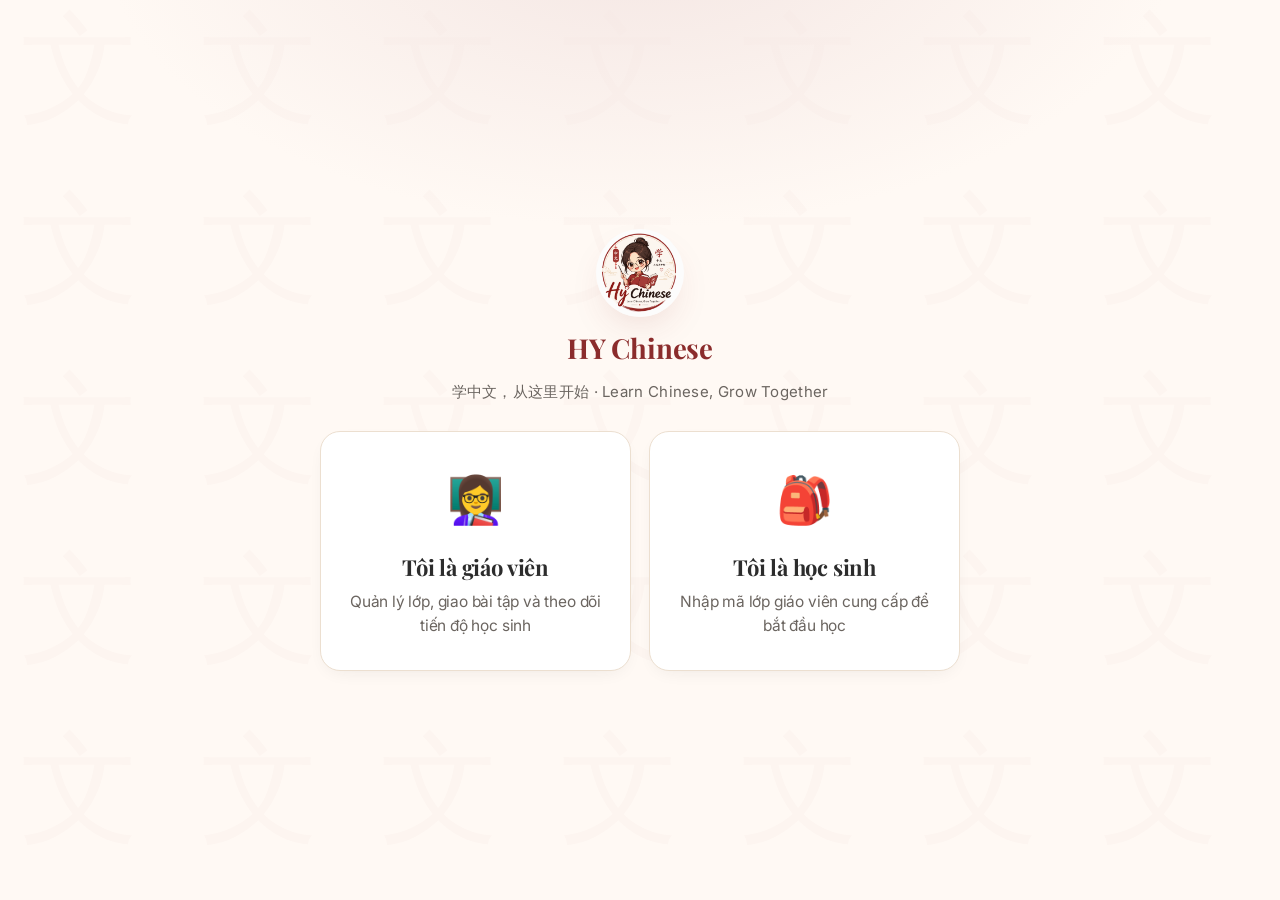
<file: index.html>
<!DOCTYPE html>
<html lang="vi">
<head>
<meta charset="UTF-8">
<meta name="viewport" content="width=device-width, initial-scale=1.0">
<title>HY Chinese — Học tiếng Trung cùng Hy</title>
<link rel="preconnect" href="https://fonts.googleapis.com">
<link rel="preconnect" href="https://fonts.gstatic.com" crossorigin>
<link href="https://fonts.googleapis.com/css2?family=Noto+Serif+SC:wght@500;600;700;900&family=Playfair+Display:ital,wght@0,600;0,700;0,800;0,900;1,600&family=Inter:ital,wght@0,400;0,500;0,600;0,700;0,800&display=swap" rel="stylesheet">
<link rel="icon" href="assets/logo.png">
<link rel="stylesheet" href="css/style.css">
</head>
<body>

<div class="auth-wrap">
  <div class="brand-header">
    <img src="assets/logo.png" alt="HY Chinese logo">
    <div class="brand-name">HY Chinese</div>
    <div class="brand-tag hanzi">学中文，从这里开始 · Learn Chinese, Grow Together</div>
  </div>

  <div class="role-grid">
    <a class="role-card" href="teacher-login.html">
      <span class="emoji">👩‍🏫</span>
      <h2>Tôi là giáo viên</h2>
      <p>Quản lý lớp, giao bài tập và theo dõi tiến độ học sinh</p>
    </a>
    <a class="role-card" href="student-join.html">
      <span class="emoji">🎒</span>
      <h2>Tôi là học sinh</h2>
      <p>Nhập mã lớp giáo viên cung cấp để bắt đầu học</p>
    </a>
  </div>
</div>

</body>
</html>
</file>
<file: css/style.css>
/* ============================================================
   HY CHINESE — BRAND TOKENS (kế thừa từ bản HSK1 gốc)
   ============================================================ */
:root{
  --ink:#2C2C2C;
  --ink-soft:#6b6560;
  --seal:#8B2C2C;
  --seal-dark:#6a2020;
  --seal-tint:#f4e6e3;
  --gold:#C89B3C;
  --gold-soft:#f2e6c4;
  --accent:#D87A5C;
  --accent-tint:#fbe9e2;
  --paper:#FFF9F4;
  --paper-soft:#f7ede1;
  --paper-card:#ffffff;
  --line:#ecdfd0;
  --green:#3f7d5c;
  --red-err:#a33a2e;
  --radius:20px;
  --shadow:0 16px 40px -16px rgba(139,44,44,.22);
  --shadow-soft:0 6px 20px -10px rgba(44,44,44,.12);
  --font-display:'Playfair Display', 'Noto Serif SC', serif;
  --font-zh:'Noto Serif SC', serif;
  --font-body:'Inter', 'Be Vietnam Pro', sans-serif;
}

*{box-sizing:border-box;}
html{scroll-behavior:smooth;}
body{
  margin:0;
  min-height:100vh;
  background:var(--paper);
  background-image:
    radial-gradient(ellipse 900px 500px at 50% -8%, var(--seal-tint), transparent 60%),
    url("data:image/svg+xml,%3Csvg xmlns='http://www.w3.org/2000/svg' width='180' height='180' viewBox='0 0 180 180'%3E%3Ctext x='20' y='110' font-family='serif' font-size='120' fill='%238B2C2C' opacity='0.018'%3E%E6%96%87%3C/text%3E%3C/svg%3E");
  background-attachment:fixed;
  background-repeat:no-repeat, repeat;
  color:var(--ink);
  font-family:var(--font-body);
  font-size:19px;
  line-height:1.55;
  -webkit-font-smoothing:antialiased;
  letter-spacing:-.01em;
}
img{max-width:100%;}
button{font-family:inherit;cursor:pointer;}
a{color:inherit;text-decoration:none;}
:focus-visible{outline:3px solid var(--gold);outline-offset:2px;}

/* ---------- layout chung cho trang auth ---------- */
.auth-wrap{
  min-height:100vh;
  display:flex;flex-direction:column;align-items:center;justify-content:center;
  padding:40px 20px;
}
.brand-header{
  display:flex;flex-direction:column;align-items:center;gap:10px;margin-bottom:28px;text-align:center;
}
.brand-header img{width:88px;height:88px;border-radius:50%;box-shadow:var(--shadow);}
.brand-header .brand-name{font-family:var(--font-display);font-weight:700;font-size:27.5px;color:var(--seal);}
.brand-header .brand-tag{font-size:15px;color:var(--ink-soft);letter-spacing:.02em;}

.card{
  background:var(--paper-card);
  border:1px solid var(--line);
  border-radius:var(--radius);
  box-shadow:var(--shadow-soft);
  padding:36px 32px;
  width:100%;max-width:420px;
}
.card h1{font-family:var(--font-display);font-size:25.5px;margin:0 0 6px;color:var(--ink);}
.card .sub{color:var(--ink-soft);font-size:16px;margin:0 0 24px;}

/* ---------- role select cards (trang chủ) ---------- */
.role-grid{display:flex;gap:18px;width:100%;max-width:640px;flex-wrap:wrap;justify-content:center;}
.role-card{
  flex:1 1 260px;
  background:var(--paper-card);
  border:1.5px solid var(--line);
  border-radius:var(--radius);
  box-shadow:var(--shadow-soft);
  padding:32px 26px;
  text-align:center;
  transition:.2s;
  cursor:pointer;
}
.role-card:hover{border-color:var(--seal);transform:translateY(-3px);box-shadow:var(--shadow);}
.role-card .emoji{font-size:46px;display:block;margin-bottom:14px;}
.role-card h2{font-family:var(--font-display);font-size:22px;margin:0 0 6px;color:var(--ink);}
.role-card p{font-size:15.5px;color:var(--ink-soft);margin:0;}

/* ---------- form elements ---------- */
.field{margin-bottom:18px;}
.field label{display:block;font-size:15.5px;font-weight:600;color:var(--ink-soft);margin-bottom:6px;}
.field input{
  width:100%;padding:13px 16px;border:1.5px solid var(--line);border-radius:12px;
  font-size:17px;font-family:inherit;background:var(--paper-soft);color:var(--ink);
  transition:.2s;
}
.field input:focus{border-color:var(--seal);background:#fff;}
.field input.join-code{text-transform:uppercase;letter-spacing:.12em;font-weight:700;text-align:center;font-size:20.5px;}

.btn-primary{
  width:100%;padding:14px 20px;border:none;border-radius:12px;
  background:linear-gradient(145deg, var(--seal), var(--seal-dark));color:#fff;
  font-weight:700;font-size:17px;display:flex;align-items:center;justify-content:center;gap:8px;
  transition:.2s;box-shadow:0 10px 22px -10px rgba(107,32,32,.5);
}
.btn-primary:hover{transform:translateY(-1px);box-shadow:0 14px 26px -10px rgba(107,32,32,.6);}
.btn-primary:disabled{opacity:.55;cursor:not-allowed;transform:none;}

.form-msg{font-size:15.5px;margin-top:14px;min-height:18px;text-align:center;}
.form-msg.error{color:var(--red-err);}
.form-msg.success{color:var(--green);}

.switch-link{text-align:center;margin-top:20px;font-size:15.5px;color:var(--ink-soft);}
.switch-link a{color:var(--seal);font-weight:600;}
.switch-link a:hover{text-decoration:underline;}

.back-home{position:fixed;top:20px;left:20px;font-size:15.5px;color:var(--ink-soft);font-weight:600;display:flex;align-items:center;gap:6px;}
.back-home:hover{color:var(--seal);}

/* ---------- dashboard chung (teacher/student) ---------- */
.topbar{
  display:flex;align-items:center;gap:14px;padding:16px 24px;
  border-bottom:1px solid var(--line);
  position:sticky;top:0;background:rgba(255,249,244,.9);backdrop-filter:blur(10px) saturate(1.4);
  z-index:50;
}
.topbar img{width:34px;height:34px;border-radius:50%;}
.topbar .who{font-weight:700;font-size:17px;}
.topbar .signout{margin-left:auto;font-size:15.5px;color:var(--ink-soft);font-weight:600;}
.topbar .signout:hover{color:var(--seal);}

.dash-wrap{max-width:960px;margin:0 auto;padding:32px 24px 80px;}
.dash-wrap h1{font-family:var(--font-display);font-size:30px;margin:0 0 6px;}
.dash-wrap .sub{color:var(--ink-soft);margin:0 0 28px;}

.empty-state{
  text-align:center;padding:60px 24px;color:var(--ink-soft);
  border:1.5px dashed var(--line);border-radius:var(--radius);
}

@media (max-width:520px){
  .card{padding:28px 22px;}
  .role-grid{flex-direction:column;}
}
</file>
